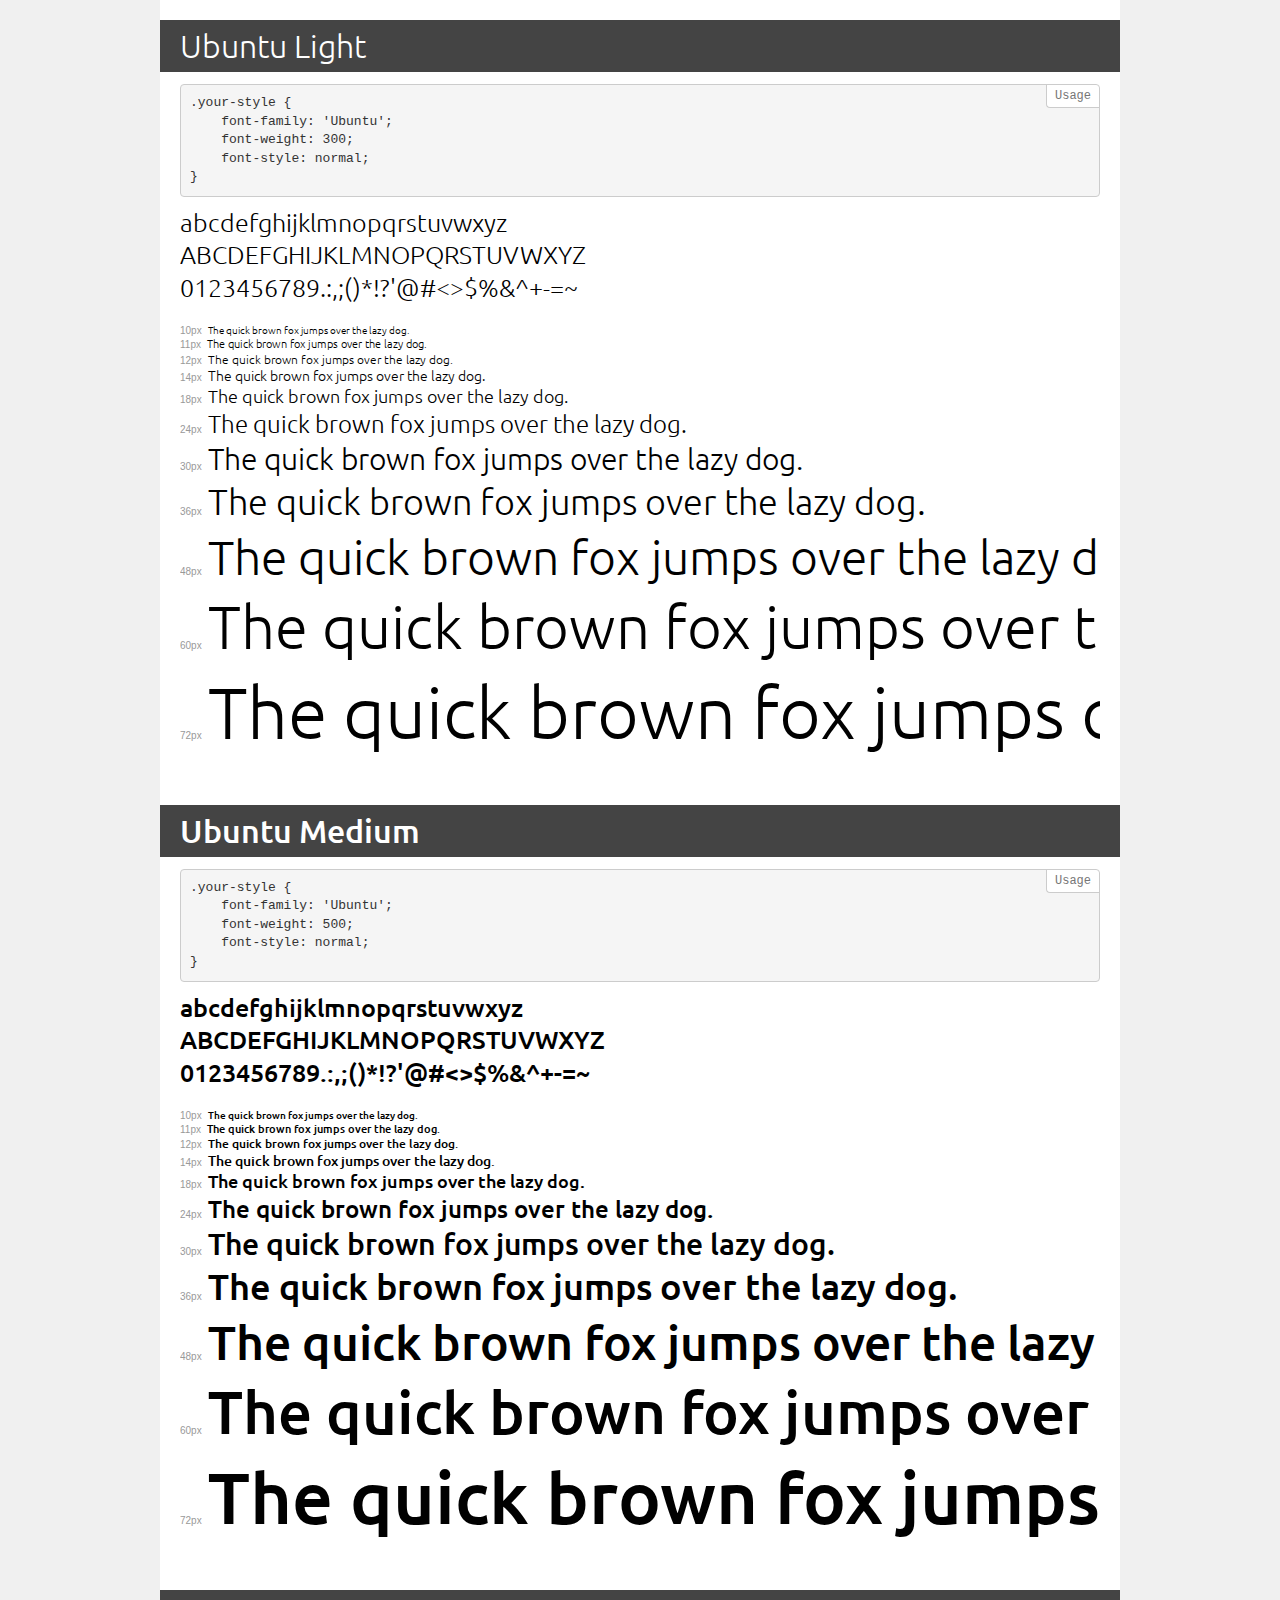
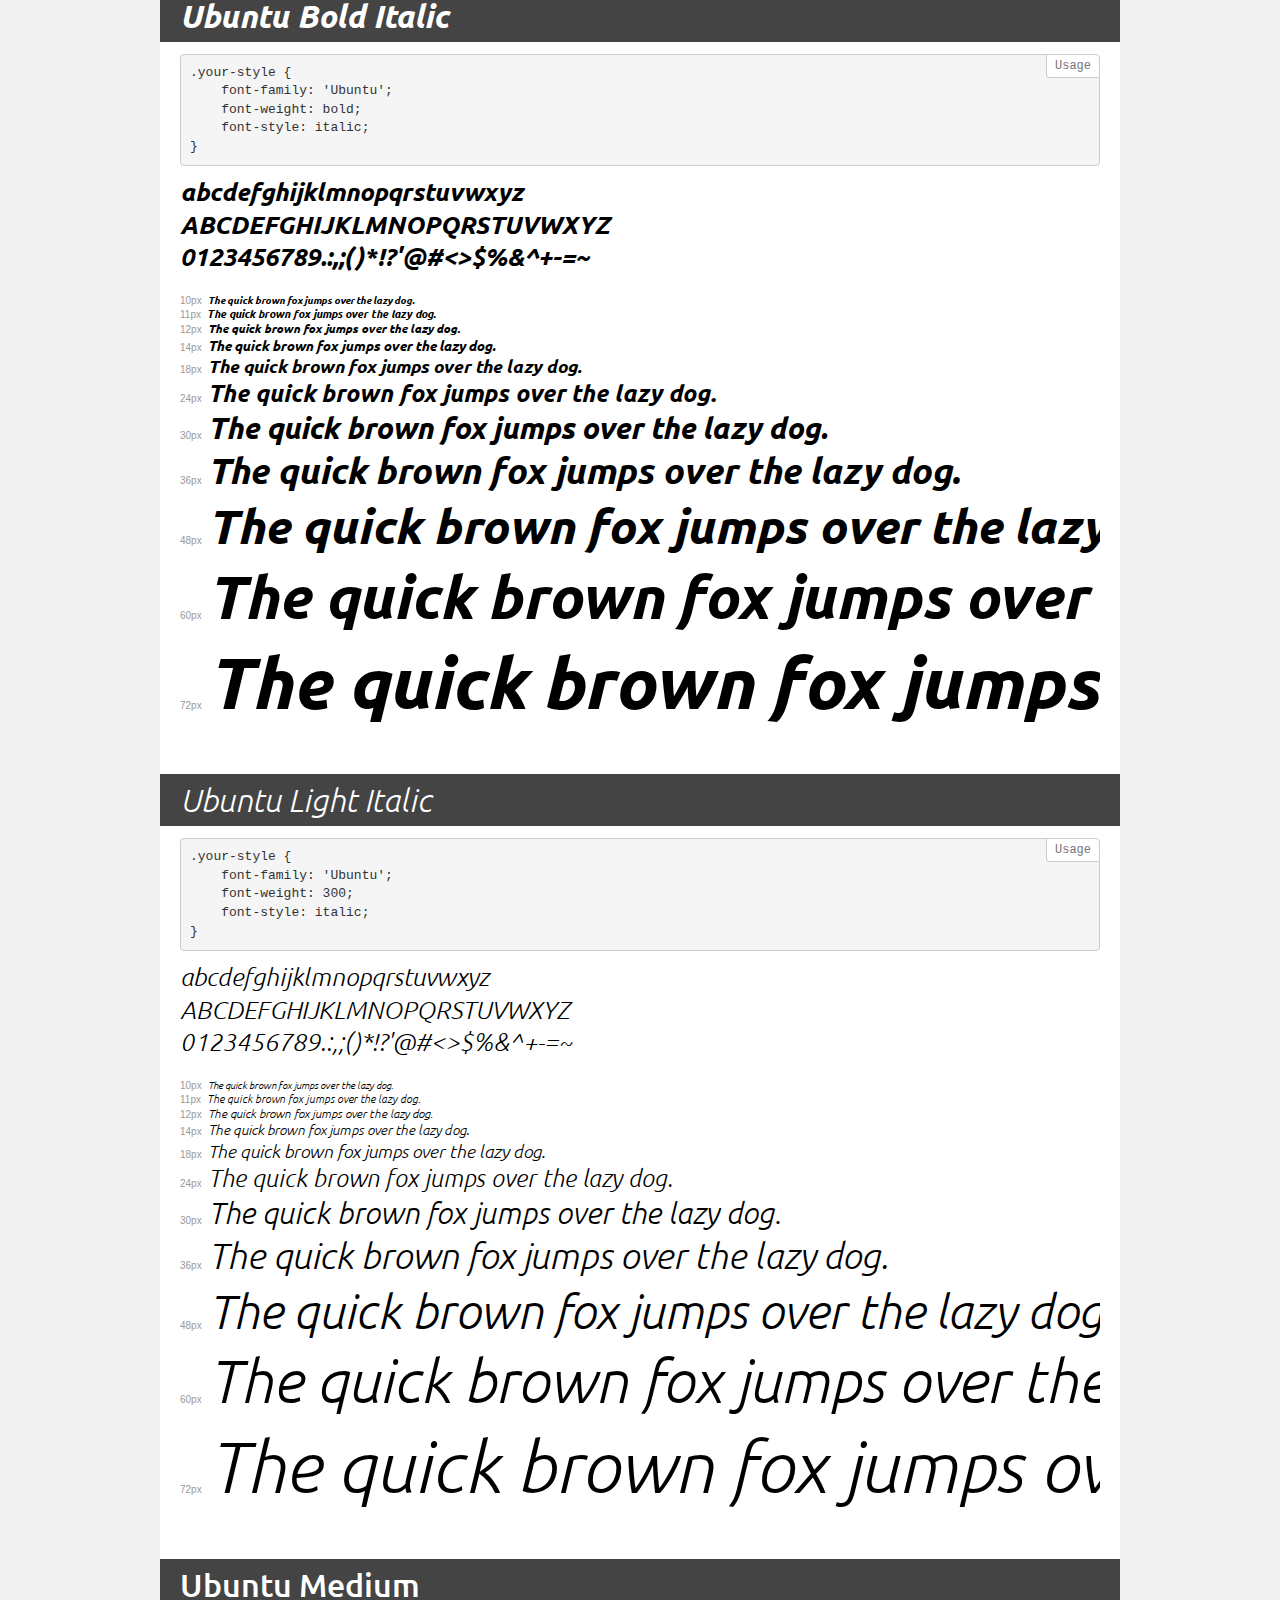
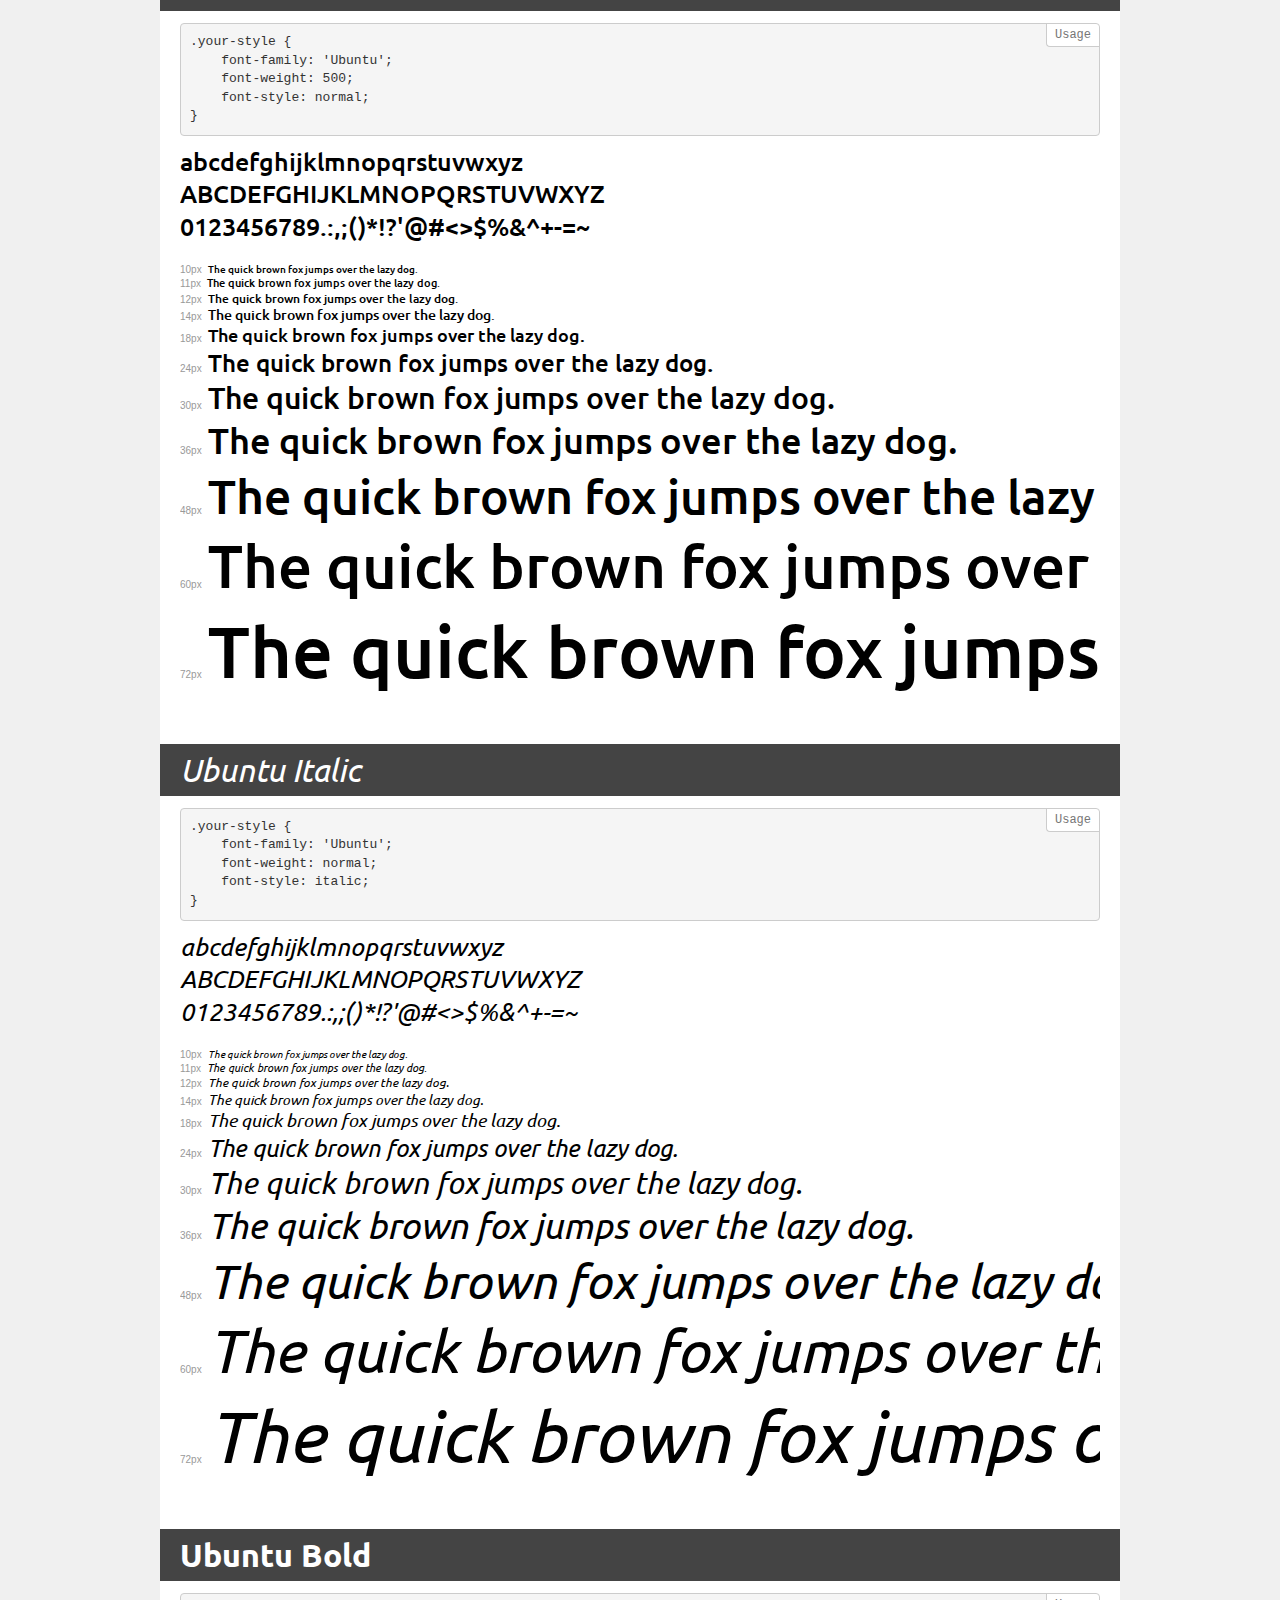
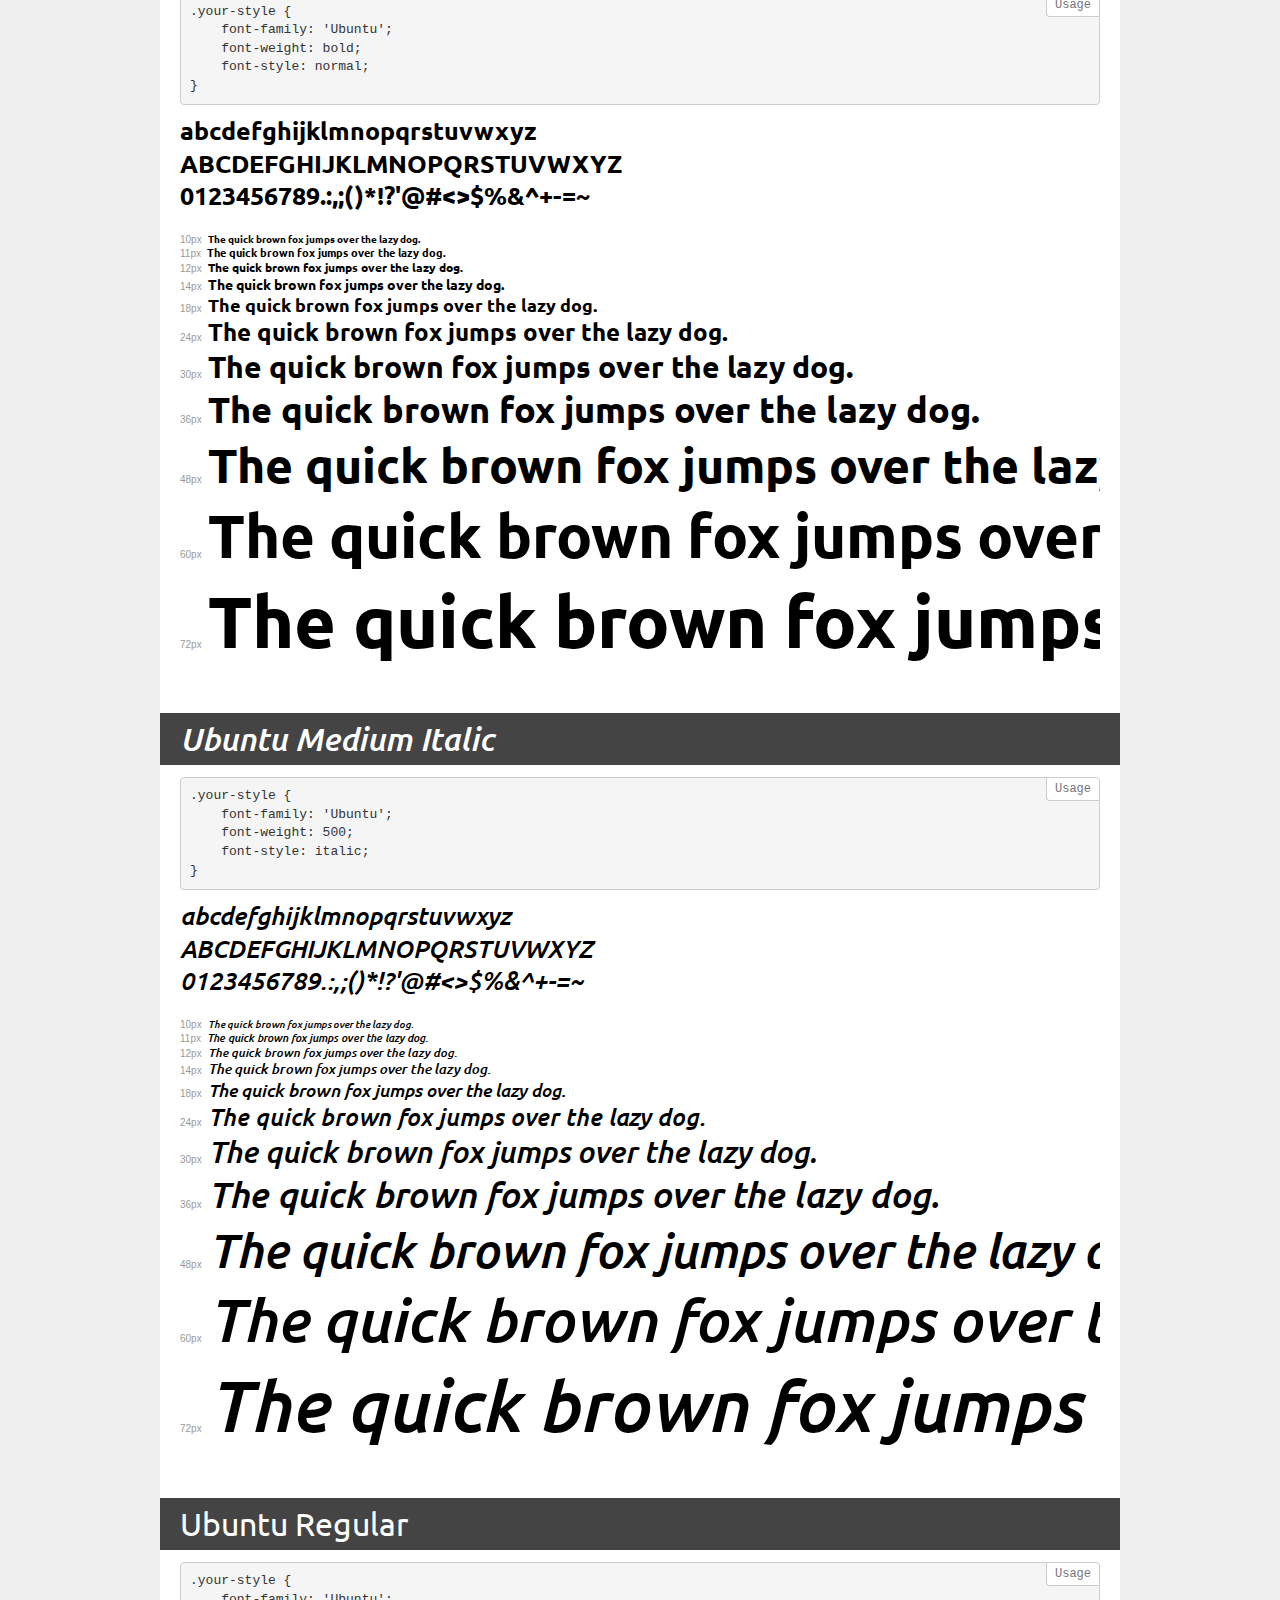
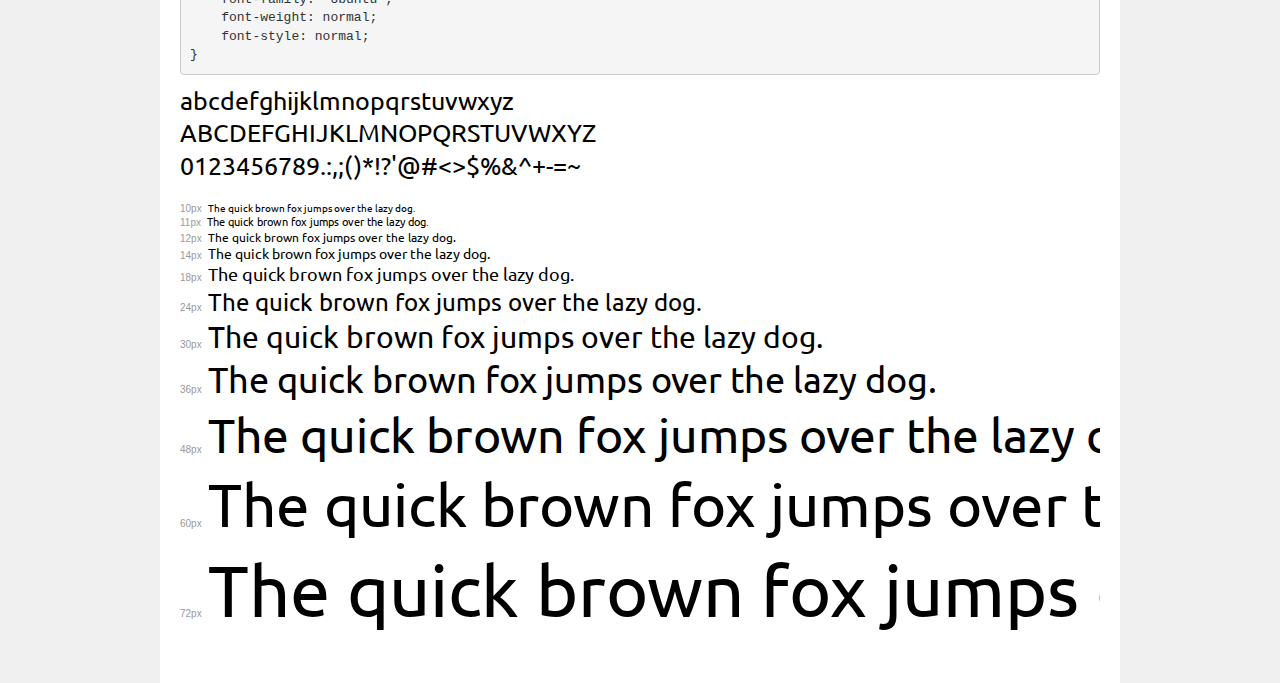
<file: fonts/transfonter.org-20200730-091733/demo.html>
<!DOCTYPE html>
<html lang="en">
<head>
    <meta charset="utf-8">
    <meta http-equiv="X-UA-Compatible" content="IE=edge">
    <meta name="viewport" content="width=device-width, initial-scale=1">
    <meta name="robots" content="noindex, noarchive">
    <meta name="format-detection" content="telephone=no">
    <title>Transfonter demo</title>
    <link href="stylesheet.css" rel="stylesheet">
    <style>
        /*
        http://meyerweb.com/eric/tools/css/reset/
        v2.0 | 20110126
        License: none (public domain)
        */
        html, body, div, span, applet, object, iframe,
        h1, h2, h3, h4, h5, h6, p, blockquote, pre,
        a, abbr, acronym, address, big, cite, code,
        del, dfn, em, img, ins, kbd, q, s, samp,
        small, strike, strong, sub, sup, tt, var,
        b, u, i, center,
        dl, dt, dd, ol, ul, li,
        fieldset, form, label, legend,
        table, caption, tbody, tfoot, thead, tr, th, td,
        article, aside, canvas, details, embed,
        figure, figcaption, footer, header, hgroup,
        menu, nav, output, ruby, section, summary,
        time, mark, audio, video {
            margin: 0;
            padding: 0;
            border: 0;
            font-size: 100%;
            font: inherit;
            vertical-align: baseline;
        }
        /* HTML5 display-role reset for older browsers */
        article, aside, details, figcaption, figure,
        footer, header, hgroup, menu, nav, section {
            display: block;
        }
        body {
            line-height: 1;
        }
        ol, ul {
            list-style: none;
        }
        blockquote, q {
            quotes: none;
        }
        blockquote:before, blockquote:after,
        q:before, q:after {
            content: '';
            content: none;
        }
        table {
            border-collapse: collapse;
            border-spacing: 0;
        }
        /* demo styles */
        body {
            background: #f0f0f0;
            color: #000;
        }
        .page {
            background: #fff;
            width: 920px;
            margin: 0 auto;
            padding: 20px 20px 0 20px;
            overflow: hidden;
        }
        .font-container {
            overflow-x: auto;
            overflow-y: hidden;
            margin-bottom: 40px;
            line-height: 1.3;
            white-space: nowrap;
            padding-bottom: 5px;
        }
        h1 {
            position: relative;
            background: #444;
            font-size: 32px;
            color: #fff;
            padding: 10px 20px;
            margin: 0 -20px 12px -20px;
        }
        .letters {
            font-size: 25px;
            margin-bottom: 20px;
        }
        .s10:before {
            content: '10px';
        }
        .s11:before {
            content: '11px';
        }
        .s12:before {
            content: '12px';
        }
        .s14:before {
            content: '14px';
        }
        .s18:before {
            content: '18px';
        }
        .s24:before {
            content: '24px';
        }
        .s30:before {
            content: '30px';
        }
        .s36:before {
            content: '36px';
        }
        .s48:before {
            content: '48px';
        }
        .s60:before {
            content: '60px';
        }
        .s72:before {
            content: '72px';
        }
        .s10:before, .s11:before, .s12:before, .s14:before,
        .s18:before, .s24:before, .s30:before, .s36:before,
        .s48:before, .s60:before, .s72:before {
            font-family: Arial, sans-serif;
            font-size: 10px;
            font-weight: normal;
            font-style: normal;
            color: #999;
            padding-right: 6px;
        }
        pre {
            display: block;
            position: relative;
            padding: 9px;
            margin: 0 0 10px;
            font-family: Monaco, Menlo, Consolas, "Courier New", monospace;
            font-size: 13px;
            line-height: 1.428571429;
            color: #333;
            font-weight: normal;
            font-style: normal;
            background-color: #f5f5f5;
            border: 1px solid #ccc;
            overflow-x: auto;
            border-radius: 4px;
        }
        pre:after {
            display: block;
            position: absolute;
            right: 0;
            top: 0;
            content: 'Usage';
            line-height: 1;
            padding: 5px 8px;
            font-size: 12px;
            color: #767676;
            background-color: #fff;
            border: 1px solid #ccc;
            border-right: none;
            border-top: none;
            border-radius: 0 4px 0 4px;
            z-index: 10;
        }
        /* responsive */
        @media (max-width: 959px) {
            .page {
                width: auto;
                margin: 0;
            }
        }
    </style>
</head>
<body>
<div class="page">
    <div class="demo">
        <h1 style="font-family: 'Ubuntu'; font-weight: 300; font-style: normal;">Ubuntu Light</h1>
        <pre>.your-style {
    font-family: 'Ubuntu';
    font-weight: 300;
    font-style: normal;
}</pre>
        <div class="font-container" style="font-family: 'Ubuntu'; font-weight: 300; font-style: normal;">
            <p class="letters">
                abcdefghijklmnopqrstuvwxyz<br>
ABCDEFGHIJKLMNOPQRSTUVWXYZ<br>
                0123456789.:,;()*!?'@#<>$%&^+-=~
            </p>
            <p class="s10" style="font-size: 10px;">The quick brown fox jumps over the lazy dog.</p>
            <p class="s11" style="font-size: 11px;">The quick brown fox jumps over the lazy dog.</p>
            <p class="s12" style="font-size: 12px;">The quick brown fox jumps over the lazy dog.</p>
            <p class="s14" style="font-size: 14px;">The quick brown fox jumps over the lazy dog.</p>
            <p class="s18" style="font-size: 18px;">The quick brown fox jumps over the lazy dog.</p>
            <p class="s24" style="font-size: 24px;">The quick brown fox jumps over the lazy dog.</p>
            <p class="s30" style="font-size: 30px;">The quick brown fox jumps over the lazy dog.</p>
            <p class="s36" style="font-size: 36px;">The quick brown fox jumps over the lazy dog.</p>
            <p class="s48" style="font-size: 48px;">The quick brown fox jumps over the lazy dog.</p>
            <p class="s60" style="font-size: 60px;">The quick brown fox jumps over the lazy dog.</p>
            <p class="s72" style="font-size: 72px;">The quick brown fox jumps over the lazy dog.</p>
        </div>
    </div>
    <div class="demo">
        <h1 style="font-family: 'Ubuntu'; font-weight: 500; font-style: normal;">Ubuntu Medium</h1>
        <pre>.your-style {
    font-family: 'Ubuntu';
    font-weight: 500;
    font-style: normal;
}</pre>
        <div class="font-container" style="font-family: 'Ubuntu'; font-weight: 500; font-style: normal;">
            <p class="letters">
                abcdefghijklmnopqrstuvwxyz<br>
ABCDEFGHIJKLMNOPQRSTUVWXYZ<br>
                0123456789.:,;()*!?'@#<>$%&^+-=~
            </p>
            <p class="s10" style="font-size: 10px;">The quick brown fox jumps over the lazy dog.</p>
            <p class="s11" style="font-size: 11px;">The quick brown fox jumps over the lazy dog.</p>
            <p class="s12" style="font-size: 12px;">The quick brown fox jumps over the lazy dog.</p>
            <p class="s14" style="font-size: 14px;">The quick brown fox jumps over the lazy dog.</p>
            <p class="s18" style="font-size: 18px;">The quick brown fox jumps over the lazy dog.</p>
            <p class="s24" style="font-size: 24px;">The quick brown fox jumps over the lazy dog.</p>
            <p class="s30" style="font-size: 30px;">The quick brown fox jumps over the lazy dog.</p>
            <p class="s36" style="font-size: 36px;">The quick brown fox jumps over the lazy dog.</p>
            <p class="s48" style="font-size: 48px;">The quick brown fox jumps over the lazy dog.</p>
            <p class="s60" style="font-size: 60px;">The quick brown fox jumps over the lazy dog.</p>
            <p class="s72" style="font-size: 72px;">The quick brown fox jumps over the lazy dog.</p>
        </div>
    </div>
    <div class="demo">
        <h1 style="font-family: 'Ubuntu'; font-weight: bold; font-style: italic;">Ubuntu Bold Italic</h1>
        <pre>.your-style {
    font-family: 'Ubuntu';
    font-weight: bold;
    font-style: italic;
}</pre>
        <div class="font-container" style="font-family: 'Ubuntu'; font-weight: bold; font-style: italic;">
            <p class="letters">
                abcdefghijklmnopqrstuvwxyz<br>
ABCDEFGHIJKLMNOPQRSTUVWXYZ<br>
                0123456789.:,;()*!?'@#<>$%&^+-=~
            </p>
            <p class="s10" style="font-size: 10px;">The quick brown fox jumps over the lazy dog.</p>
            <p class="s11" style="font-size: 11px;">The quick brown fox jumps over the lazy dog.</p>
            <p class="s12" style="font-size: 12px;">The quick brown fox jumps over the lazy dog.</p>
            <p class="s14" style="font-size: 14px;">The quick brown fox jumps over the lazy dog.</p>
            <p class="s18" style="font-size: 18px;">The quick brown fox jumps over the lazy dog.</p>
            <p class="s24" style="font-size: 24px;">The quick brown fox jumps over the lazy dog.</p>
            <p class="s30" style="font-size: 30px;">The quick brown fox jumps over the lazy dog.</p>
            <p class="s36" style="font-size: 36px;">The quick brown fox jumps over the lazy dog.</p>
            <p class="s48" style="font-size: 48px;">The quick brown fox jumps over the lazy dog.</p>
            <p class="s60" style="font-size: 60px;">The quick brown fox jumps over the lazy dog.</p>
            <p class="s72" style="font-size: 72px;">The quick brown fox jumps over the lazy dog.</p>
        </div>
    </div>
    <div class="demo">
        <h1 style="font-family: 'Ubuntu'; font-weight: 300; font-style: italic;">Ubuntu Light Italic</h1>
        <pre>.your-style {
    font-family: 'Ubuntu';
    font-weight: 300;
    font-style: italic;
}</pre>
        <div class="font-container" style="font-family: 'Ubuntu'; font-weight: 300; font-style: italic;">
            <p class="letters">
                abcdefghijklmnopqrstuvwxyz<br>
ABCDEFGHIJKLMNOPQRSTUVWXYZ<br>
                0123456789.:,;()*!?'@#<>$%&^+-=~
            </p>
            <p class="s10" style="font-size: 10px;">The quick brown fox jumps over the lazy dog.</p>
            <p class="s11" style="font-size: 11px;">The quick brown fox jumps over the lazy dog.</p>
            <p class="s12" style="font-size: 12px;">The quick brown fox jumps over the lazy dog.</p>
            <p class="s14" style="font-size: 14px;">The quick brown fox jumps over the lazy dog.</p>
            <p class="s18" style="font-size: 18px;">The quick brown fox jumps over the lazy dog.</p>
            <p class="s24" style="font-size: 24px;">The quick brown fox jumps over the lazy dog.</p>
            <p class="s30" style="font-size: 30px;">The quick brown fox jumps over the lazy dog.</p>
            <p class="s36" style="font-size: 36px;">The quick brown fox jumps over the lazy dog.</p>
            <p class="s48" style="font-size: 48px;">The quick brown fox jumps over the lazy dog.</p>
            <p class="s60" style="font-size: 60px;">The quick brown fox jumps over the lazy dog.</p>
            <p class="s72" style="font-size: 72px;">The quick brown fox jumps over the lazy dog.</p>
        </div>
    </div>
    <div class="demo">
        <h1 style="font-family: 'Ubuntu'; font-weight: 500; font-style: normal;">Ubuntu Medium</h1>
        <pre>.your-style {
    font-family: 'Ubuntu';
    font-weight: 500;
    font-style: normal;
}</pre>
        <div class="font-container" style="font-family: 'Ubuntu'; font-weight: 500; font-style: normal;">
            <p class="letters">
                abcdefghijklmnopqrstuvwxyz<br>
ABCDEFGHIJKLMNOPQRSTUVWXYZ<br>
                0123456789.:,;()*!?'@#<>$%&^+-=~
            </p>
            <p class="s10" style="font-size: 10px;">The quick brown fox jumps over the lazy dog.</p>
            <p class="s11" style="font-size: 11px;">The quick brown fox jumps over the lazy dog.</p>
            <p class="s12" style="font-size: 12px;">The quick brown fox jumps over the lazy dog.</p>
            <p class="s14" style="font-size: 14px;">The quick brown fox jumps over the lazy dog.</p>
            <p class="s18" style="font-size: 18px;">The quick brown fox jumps over the lazy dog.</p>
            <p class="s24" style="font-size: 24px;">The quick brown fox jumps over the lazy dog.</p>
            <p class="s30" style="font-size: 30px;">The quick brown fox jumps over the lazy dog.</p>
            <p class="s36" style="font-size: 36px;">The quick brown fox jumps over the lazy dog.</p>
            <p class="s48" style="font-size: 48px;">The quick brown fox jumps over the lazy dog.</p>
            <p class="s60" style="font-size: 60px;">The quick brown fox jumps over the lazy dog.</p>
            <p class="s72" style="font-size: 72px;">The quick brown fox jumps over the lazy dog.</p>
        </div>
    </div>
    <div class="demo">
        <h1 style="font-family: 'Ubuntu'; font-weight: normal; font-style: italic;">Ubuntu Italic</h1>
        <pre>.your-style {
    font-family: 'Ubuntu';
    font-weight: normal;
    font-style: italic;
}</pre>
        <div class="font-container" style="font-family: 'Ubuntu'; font-weight: normal; font-style: italic;">
            <p class="letters">
                abcdefghijklmnopqrstuvwxyz<br>
ABCDEFGHIJKLMNOPQRSTUVWXYZ<br>
                0123456789.:,;()*!?'@#<>$%&^+-=~
            </p>
            <p class="s10" style="font-size: 10px;">The quick brown fox jumps over the lazy dog.</p>
            <p class="s11" style="font-size: 11px;">The quick brown fox jumps over the lazy dog.</p>
            <p class="s12" style="font-size: 12px;">The quick brown fox jumps over the lazy dog.</p>
            <p class="s14" style="font-size: 14px;">The quick brown fox jumps over the lazy dog.</p>
            <p class="s18" style="font-size: 18px;">The quick brown fox jumps over the lazy dog.</p>
            <p class="s24" style="font-size: 24px;">The quick brown fox jumps over the lazy dog.</p>
            <p class="s30" style="font-size: 30px;">The quick brown fox jumps over the lazy dog.</p>
            <p class="s36" style="font-size: 36px;">The quick brown fox jumps over the lazy dog.</p>
            <p class="s48" style="font-size: 48px;">The quick brown fox jumps over the lazy dog.</p>
            <p class="s60" style="font-size: 60px;">The quick brown fox jumps over the lazy dog.</p>
            <p class="s72" style="font-size: 72px;">The quick brown fox jumps over the lazy dog.</p>
        </div>
    </div>
    <div class="demo">
        <h1 style="font-family: 'Ubuntu'; font-weight: bold; font-style: normal;">Ubuntu Bold</h1>
        <pre>.your-style {
    font-family: 'Ubuntu';
    font-weight: bold;
    font-style: normal;
}</pre>
        <div class="font-container" style="font-family: 'Ubuntu'; font-weight: bold; font-style: normal;">
            <p class="letters">
                abcdefghijklmnopqrstuvwxyz<br>
ABCDEFGHIJKLMNOPQRSTUVWXYZ<br>
                0123456789.:,;()*!?'@#<>$%&^+-=~
            </p>
            <p class="s10" style="font-size: 10px;">The quick brown fox jumps over the lazy dog.</p>
            <p class="s11" style="font-size: 11px;">The quick brown fox jumps over the lazy dog.</p>
            <p class="s12" style="font-size: 12px;">The quick brown fox jumps over the lazy dog.</p>
            <p class="s14" style="font-size: 14px;">The quick brown fox jumps over the lazy dog.</p>
            <p class="s18" style="font-size: 18px;">The quick brown fox jumps over the lazy dog.</p>
            <p class="s24" style="font-size: 24px;">The quick brown fox jumps over the lazy dog.</p>
            <p class="s30" style="font-size: 30px;">The quick brown fox jumps over the lazy dog.</p>
            <p class="s36" style="font-size: 36px;">The quick brown fox jumps over the lazy dog.</p>
            <p class="s48" style="font-size: 48px;">The quick brown fox jumps over the lazy dog.</p>
            <p class="s60" style="font-size: 60px;">The quick brown fox jumps over the lazy dog.</p>
            <p class="s72" style="font-size: 72px;">The quick brown fox jumps over the lazy dog.</p>
        </div>
    </div>
    <div class="demo">
        <h1 style="font-family: 'Ubuntu'; font-weight: 500; font-style: italic;">Ubuntu Medium Italic</h1>
        <pre>.your-style {
    font-family: 'Ubuntu';
    font-weight: 500;
    font-style: italic;
}</pre>
        <div class="font-container" style="font-family: 'Ubuntu'; font-weight: 500; font-style: italic;">
            <p class="letters">
                abcdefghijklmnopqrstuvwxyz<br>
ABCDEFGHIJKLMNOPQRSTUVWXYZ<br>
                0123456789.:,;()*!?'@#<>$%&^+-=~
            </p>
            <p class="s10" style="font-size: 10px;">The quick brown fox jumps over the lazy dog.</p>
            <p class="s11" style="font-size: 11px;">The quick brown fox jumps over the lazy dog.</p>
            <p class="s12" style="font-size: 12px;">The quick brown fox jumps over the lazy dog.</p>
            <p class="s14" style="font-size: 14px;">The quick brown fox jumps over the lazy dog.</p>
            <p class="s18" style="font-size: 18px;">The quick brown fox jumps over the lazy dog.</p>
            <p class="s24" style="font-size: 24px;">The quick brown fox jumps over the lazy dog.</p>
            <p class="s30" style="font-size: 30px;">The quick brown fox jumps over the lazy dog.</p>
            <p class="s36" style="font-size: 36px;">The quick brown fox jumps over the lazy dog.</p>
            <p class="s48" style="font-size: 48px;">The quick brown fox jumps over the lazy dog.</p>
            <p class="s60" style="font-size: 60px;">The quick brown fox jumps over the lazy dog.</p>
            <p class="s72" style="font-size: 72px;">The quick brown fox jumps over the lazy dog.</p>
        </div>
    </div>
    <div class="demo">
        <h1 style="font-family: 'Ubuntu'; font-weight: normal; font-style: normal;">Ubuntu Regular</h1>
        <pre>.your-style {
    font-family: 'Ubuntu';
    font-weight: normal;
    font-style: normal;
}</pre>
        <div class="font-container" style="font-family: 'Ubuntu'; font-weight: normal; font-style: normal;">
            <p class="letters">
                abcdefghijklmnopqrstuvwxyz<br>
ABCDEFGHIJKLMNOPQRSTUVWXYZ<br>
                0123456789.:,;()*!?'@#<>$%&^+-=~
            </p>
            <p class="s10" style="font-size: 10px;">The quick brown fox jumps over the lazy dog.</p>
            <p class="s11" style="font-size: 11px;">The quick brown fox jumps over the lazy dog.</p>
            <p class="s12" style="font-size: 12px;">The quick brown fox jumps over the lazy dog.</p>
            <p class="s14" style="font-size: 14px;">The quick brown fox jumps over the lazy dog.</p>
            <p class="s18" style="font-size: 18px;">The quick brown fox jumps over the lazy dog.</p>
            <p class="s24" style="font-size: 24px;">The quick brown fox jumps over the lazy dog.</p>
            <p class="s30" style="font-size: 30px;">The quick brown fox jumps over the lazy dog.</p>
            <p class="s36" style="font-size: 36px;">The quick brown fox jumps over the lazy dog.</p>
            <p class="s48" style="font-size: 48px;">The quick brown fox jumps over the lazy dog.</p>
            <p class="s60" style="font-size: 60px;">The quick brown fox jumps over the lazy dog.</p>
            <p class="s72" style="font-size: 72px;">The quick brown fox jumps over the lazy dog.</p>
        </div>
    </div>
</div>
</body>
</html>
</file>
<file: fonts/transfonter.org-20200730-091733/stylesheet.css>
@font-face {
    font-family: 'Ubuntu';
    src: url('Ubuntu-Light.woff2') format('woff2'),
        url('Ubuntu-Light.woff') format('woff');
    font-weight: 300;
    font-style: normal;
    font-display: swap;
}

@font-face {
    font-family: 'Ubuntu';
    src: url('Ubuntu-Medium.woff2') format('woff2'),
        url('Ubuntu-Medium.woff') format('woff');
    font-weight: 500;
    font-style: normal;
    font-display: swap;
}

@font-face {
    font-family: 'Ubuntu';
    src: url('Ubuntu-BoldItalic.woff2') format('woff2'),
        url('Ubuntu-BoldItalic.woff') format('woff');
    font-weight: bold;
    font-style: italic;
    font-display: swap;
}

@font-face {
    font-family: 'Ubuntu';
    src: url('Ubuntu-LightItalic.woff2') format('woff2'),
        url('Ubuntu-LightItalic.woff') format('woff');
    font-weight: 300;
    font-style: italic;
    font-display: swap;
}

@font-face {
    font-family: 'Ubuntu';
    src: url('Ubuntu-Medium.woff2') format('woff2'),
        url('Ubuntu-Medium.woff') format('woff');
    font-weight: 500;
    font-style: normal;
    font-display: swap;
}

@font-face {
    font-family: 'Ubuntu';
    src: url('Ubuntu-Italic.woff2') format('woff2'),
        url('Ubuntu-Italic.woff') format('woff');
    font-weight: normal;
    font-style: italic;
    font-display: swap;
}

@font-face {
    font-family: 'Ubuntu';
    src: url('Ubuntu-Bold.woff2') format('woff2'),
        url('Ubuntu-Bold.woff') format('woff');
    font-weight: bold;
    font-style: normal;
    font-display: swap;
}

@font-face {
    font-family: 'Ubuntu';
    src: url('Ubuntu-MediumItalic.woff2') format('woff2'),
        url('Ubuntu-MediumItalic.woff') format('woff');
    font-weight: 500;
    font-style: italic;
    font-display: swap;
}

@font-face {
    font-family: 'Ubuntu';
    src: url('Ubuntu-Regular.woff2') format('woff2'),
        url('Ubuntu-Regular.woff') format('woff');
    font-weight: normal;
    font-style: normal;
    font-display: swap;
}
</file>
